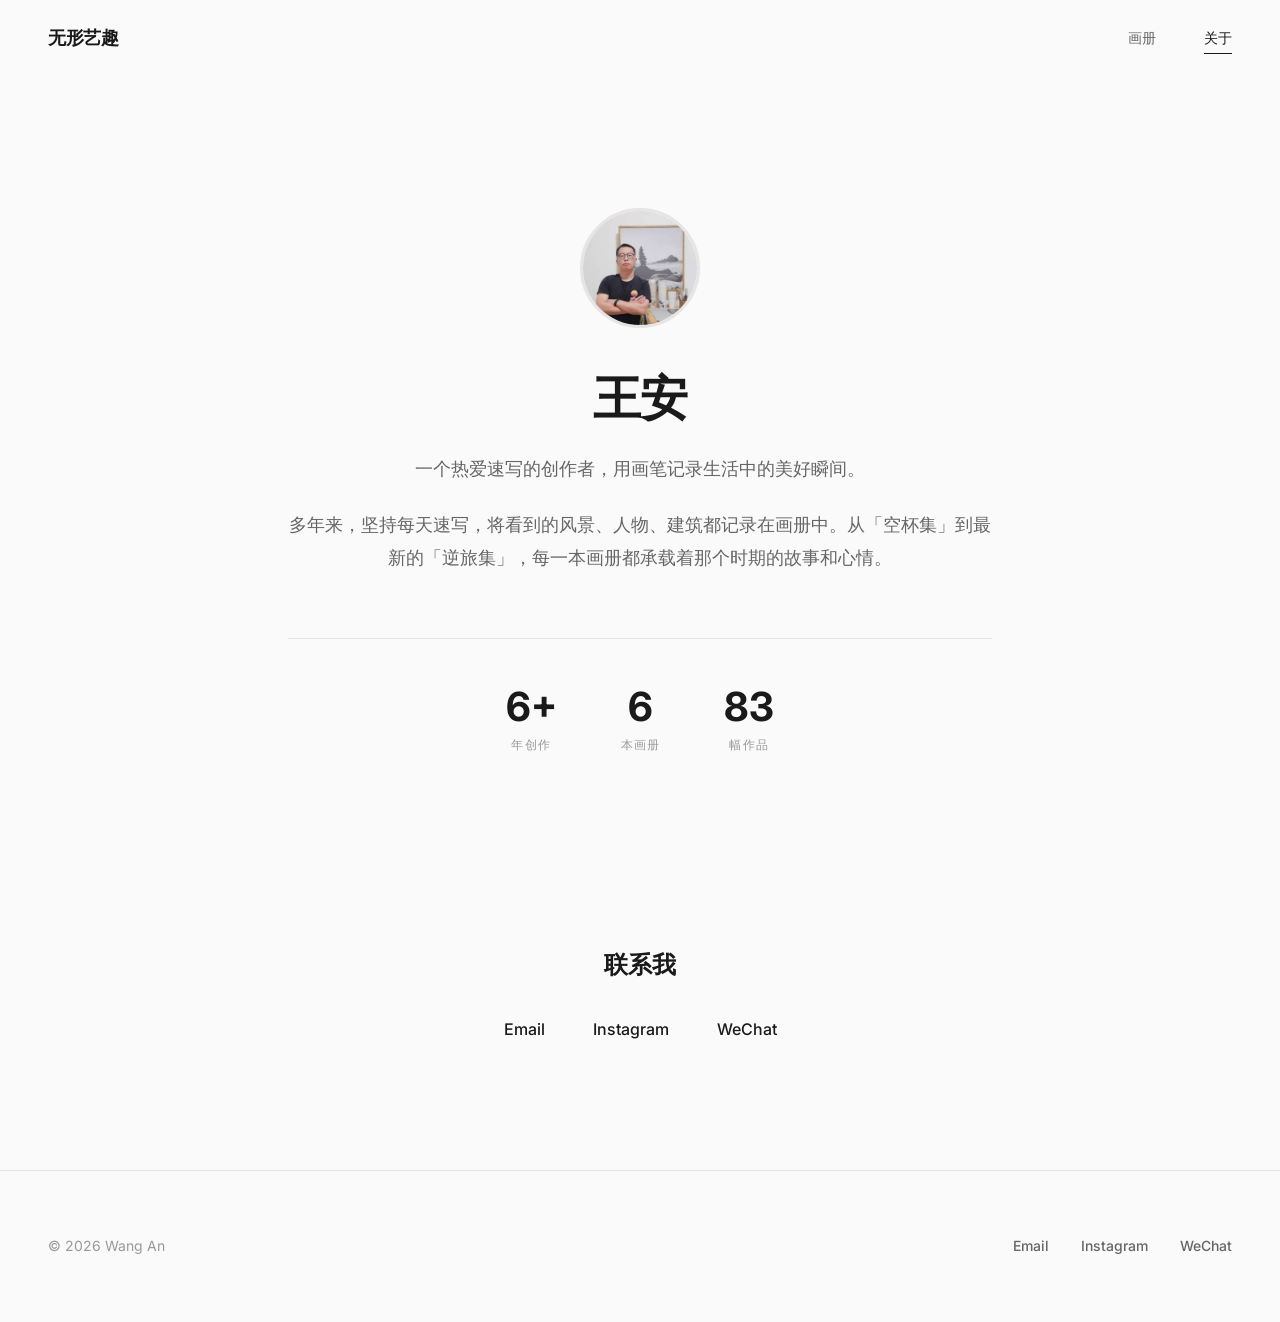
<file: about.html>
<!DOCTYPE html>
<html lang="zh-CN">
<head>
  <meta charset="UTF-8">
  <meta name="viewport" content="width=device-width, initial-scale=1.0">
  <title>关于 | 无形艺趣</title>
  <meta name="description" content="了解王安，一位热爱速写的创作者，用画笔记录生活中的美好瞬间。作品横跨多年速写创作与多个主题画册。">
  <meta name="keywords" content="王安, 速写, 画册, 关于, 无形艺趣">

  <!-- Open Graph -->
  <meta property="og:type" content="website">
  <meta property="og:url" content="https://waanng.cn/about.html">
  <meta property="og:title" content="关于 | 无形艺趣">
  <meta property="og:description" content="了解王安，一位热爱速写的创作者，用画笔记录生活中的美好瞬间。">

  <!-- Twitter Card -->
  <meta property="twitter:card" content="summary_large_image">
  <meta property="twitter:title" content="关于 | 无形艺趣">
  <meta property="twitter:description" content="了解王安，一位热爱速写的创作者，用画笔记录生活中的美好瞬间。">

  <!-- Schema.org -->
  <script type="application/ld+json">
  {
    "@context": "https://schema.org",
    "@type": "ProfilePage",
    "name": "关于王安",
    "description": "王安的速写作品集网站，展示多年创作积累",
    "url": "https://waanng.cn/about.html",
    "mainEntity": {
      "@type": "Person",
      "name": "王安",
      "description": "热爱速写的创作者",
      "url": "https://waanng.cn/",
      "sameAs": [
        "https://instagram.com/waanng"
      ]
    }
  }
  </script>

  <!-- Google tag (gtag.js) -->
  <script async src="https://www.googletagmanager.com/gtag/js?id=G-3YR1EKT39S"></script>
  <script>
    window.dataLayer = window.dataLayer || [];
    function gtag(){dataLayer.push(arguments);}
    gtag('js', new Date());
    gtag('config', 'G-3YR1EKT39S');
  </script>
  <link rel="preconnect" href="https://fonts.googleapis.com">
  <link rel="preconnect" href="https://fonts.gstatic.com" crossorigin>
  <link href="https://fonts.googleapis.com/css2?family=Inter:wght@300;400;500;600;700&display=swap" rel="stylesheet">
  <style>
    * {
      margin: 0;
      padding: 0;
      box-sizing: border-box;
    }

    :root {
      --bg-primary: #fafafa;
      --bg-secondary: #ffffff;
      --text-primary: #1a1a1a;
      --text-secondary: #666666;
      --text-muted: #999999;
      --border: #e5e5e5;
      --accent: #1a1a1a;
      --transition: cubic-bezier(0.4, 0, 0.2, 1);
    }

    body {
      font-family: 'Inter', -apple-system, BlinkMacSystemFont, sans-serif;
      background: var(--bg-primary);
      color: var(--text-primary);
      line-height: 1.6;
      -webkit-font-smoothing: antialiased;
    }

    /* Header */
    header {
      position: fixed;
      top: 0;
      left: 0;
      right: 0;
      z-index: 100;
      background: rgba(250, 250, 250, 0.95);
      backdrop-filter: blur(10px);
      border-bottom: 1px solid transparent;
      transition: border-color 0.3s var(--transition);
    }

    header.scrolled {
      border-color: var(--border);
    }

    .header-inner {
      max-width: 1400px;
      margin: 0 auto;
      padding: 1.5rem 3rem;
      display: flex;
      justify-content: space-between;
      align-items: center;
    }

    .logo {
      font-size: 1.125rem;
      font-weight: 600;
      letter-spacing: -0.02em;
      color: var(--text-primary);
      text-decoration: none;
    }

    nav {
      display: flex;
      gap: 3rem;
    }

    nav a {
      font-size: 0.875rem;
      font-weight: 500;
      color: var(--text-secondary);
      text-decoration: none;
      transition: color 0.2s var(--transition);
      position: relative;
    }

    nav a::after {
      content: '';
      position: absolute;
      bottom: -4px;
      left: 0;
      width: 0;
      height: 1px;
      background: var(--text-primary);
      transition: width 0.3s var(--transition);
    }

    nav a:hover,
    nav a.active {
      color: var(--text-primary);
    }

    nav a:hover::after,
    nav a.active::after {
      width: 100%;
    }

    /* Main */
    main {
      padding-top: 80px;
    }

    /* About Section */
    .about {
      max-width: 800px;
      margin: 0 auto;
      padding: 8rem 3rem;
      text-align: center;
    }

    .about-image {
      width: 120px;
      height: 120px;
      margin: 0 auto 2rem;
      border-radius: 50%;
      overflow: hidden;
      border: 3px solid var(--border);
    }

    .about-image img {
      width: 100%;
      height: 100%;
      object-fit: cover;
    }

    .about h1 {
      font-size: clamp(2rem, 4vw, 3rem);
      font-weight: 700;
      letter-spacing: -0.02em;
      margin-bottom: 1rem;
    }

    .about p {
      font-size: 1.125rem;
      font-weight: 400;
      color: var(--text-secondary);
      margin-bottom: 1.5rem;
      line-height: 1.8;
    }

    .about-stats {
      display: flex;
      justify-content: center;
      gap: 4rem;
      margin-top: 4rem;
      padding-top: 3rem;
      border-top: 1px solid var(--border);
    }

    .stat-number {
      font-size: 2.5rem;
      font-weight: 700;
      color: var(--text-primary);
      line-height: 1;
    }

    .stat-label {
      font-size: 0.75rem;
      font-weight: 500;
      color: var(--text-muted);
      text-transform: uppercase;
      letter-spacing: 0.1em;
      margin-top: 0.5rem;
    }

    /* Contact */
    .contact {
      max-width: 800px;
      margin: 0 auto;
      padding: 4rem 3rem 8rem;
      text-align: center;
    }

    .contact h2 {
      font-size: 1.5rem;
      font-weight: 600;
      margin-bottom: 2rem;
    }

    .contact-links {
      display: flex;
      justify-content: center;
      gap: 3rem;
    }

    .contact-links a {
      font-size: 1rem;
      font-weight: 500;
      color: var(--text-primary);
      text-decoration: none;
      transition: color 0.2s;
    }

    .contact-links a:hover {
      color: var(--text-secondary);
    }

    /* Footer */
    footer {
      max-width: 1400px;
      margin: 0 auto;
      padding: 4rem 3rem;
      border-top: 1px solid var(--border);
      display: flex;
      justify-content: space-between;
      align-items: center;
    }

    .footer-left {
      font-size: 0.875rem;
      font-weight: 400;
      color: var(--text-muted);
    }

    .footer-right {
      display: flex;
      gap: 2rem;
    }

    .footer-right a {
      font-size: 0.875rem;
      font-weight: 500;
      color: var(--text-secondary);
      text-decoration: none;
      transition: color 0.2s;
    }

    .footer-right a:hover {
      color: var(--text-primary);
    }

    /* Responsive */
    @media (max-width: 768px) {
      .header-inner {
        padding: 1rem 1.5rem;
      }

      nav {
        gap: 1.5rem;
      }

      .about {
        padding: 6rem 1.5rem;
      }

      .about-image {
        width: 100px;
        height: 100px;
      }

      .about-stats {
        gap: 2rem;
      }

      .stat-number {
        font-size: 2rem;
      }

      .contact {
        padding: 3rem 1.5rem 6rem;
      }

      .contact-links {
        flex-direction: column;
        gap: 1rem;
      }

      footer {
        flex-direction: column;
        gap: 1rem;
        text-align: center;
        padding: 3rem 1.5rem;
      }
    }
  </style>
</head>
<body>
  <header id="header">
    <div class="header-inner">
      <a href="index.html" class="logo">无形艺趣</a>
      <nav>
        <a href="index.html">画册</a>
        <a href="about.html" class="active">关于</a>
      </nav>
    </div>
  </header>

  <main>
    <section class="about">
      <div class="about-image">
        <img src="转角集/肖像.jpeg" alt="王安" loading="lazy">
      </div>
      <h1>王安</h1>
      <p>一个热爱速写的创作者，用画笔记录生活中的美好瞬间。</p>
      <p id="collections-narrative">多年来，坚持每天速写，将看到的风景、人物、建筑都记录在画册中。</p>
      
      <div class="about-stats">
        <div class="stat">
          <div class="stat-number" id="stat-years">6+</div>
          <div class="stat-label">年创作</div>
        </div>
        <div class="stat">
          <div class="stat-number" id="stat-albums">6</div>
          <div class="stat-label">本画册</div>
        </div>
        <div class="stat">
          <div class="stat-number" id="stat-works">83</div>
          <div class="stat-label">幅作品</div>
        </div>
      </div>
    </section>

    <section class="contact">
      <h2>联系我</h2>
      <div class="contact-links">
        <a href="mailto:wangan@shuce.top">Email</a>
        <a href="https://instagram.com/waanng" target="_blank">Instagram</a>
        <a href="#" onclick="alert('微信: waanng')" title="微信: waanng">WeChat</a>
      </div>
    </section>
  </main>

  <footer>
    <div class="footer-left">
      © 2026 Wang An
    </div>
    <div class="footer-right">
      <a href="mailto:wangan@shuce.top">Email</a>
      <a href="https://instagram.com/waanng" target="_blank">Instagram</a>
      <a href="#" onclick="alert('微信: waanng')" title="微信: waanng">WeChat</a>
    </div>
  </footer>

  <script>
    // Header scroll effect
    const header = document.getElementById('header');
    window.addEventListener('scroll', () => {
      if (window.scrollY > 50) {
        header.classList.add('scrolled');
      } else {
        header.classList.remove('scrolled');
      }
    });
  </script>
  <script src="assets/collections-data.js"></script>
  <script src="assets/about-page.js"></script>
</body>
</html>
</file>
